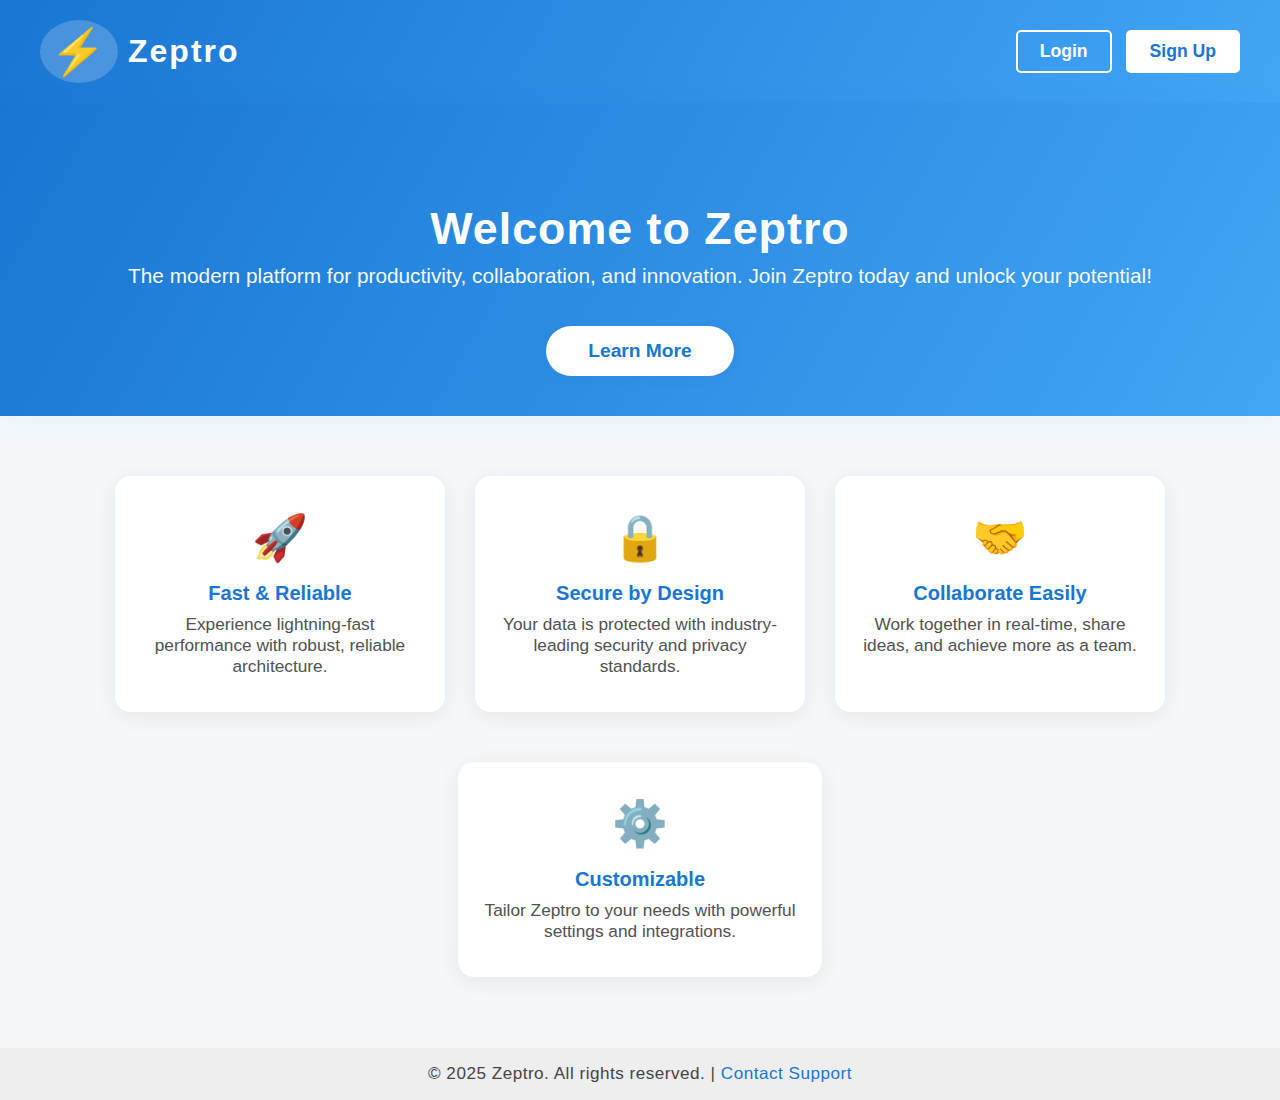
<file: index.html>
<!DOCTYPE html>
<html lang="en">
<head>
  <meta charset="UTF-8">
  <title>Zeptro — Public View</title>
  <meta name="viewport" content="width=device-width, initial-scale=1.0">
  <style>
    :root {
      --primary: #1976d2;
      --accent: #90caf9;
      --bg-gradient: linear-gradient(120deg, #1976d2 0%, #42a5f5 100%);
      --card-bg: #fff;
      --card-shadow: 0 4px 24px rgba(0,0,0,0.07);
    }
    body {
      font-family: 'Segoe UI', Arial, sans-serif;
      margin: 0;
      padding: 0;
      background: #f4f8fb;
      color: #222;
    }
    header {
      background: var(--bg-gradient);
      padding: 20px 40px;
      display: flex; justify-content: space-between; align-items: center;
      box-shadow: 0 2px 8px rgba(25,118,210,0.09);
    }
    .logo {
      font-size: 2em;
      font-weight: bold;
      color: #fff;
      letter-spacing: 2px;
      display: flex;
      align-items: center;
      gap: 10px;
    }
    .logo-icon {
      font-size: 1.4em;
      background: #fff3;
      color: #fff;
      border-radius: 50%;
      padding: 5px 10px;
    }
    .auth-links {
      display: flex; gap: 14px;
    }
    .auth-links a {
      text-decoration: none;
      color: #fff;
      background: transparent;
      padding: 9px 22px;
      border: 2px solid #fff;
      border-radius: 5px;
      font-weight: 600;
      transition: background 0.2s, color 0.2s, border 0.2s;
      font-size: 1.1em;
    }
    .auth-links a.signup {
      background: #fff;
      color: var(--primary);
      border: 2px solid #fff;
      margin-left: 0;
    }
    .auth-links a:hover {
      background: #1565c0;
      color: #fff;
      border-color: #1976d2;
    }
    .auth-links a.signup:hover {
      background: var(--accent);
      color: #1976d2;
    }
    main {
      padding: 0;
      margin: 0;
      text-align: center;
    }
    .hero {
      background: var(--bg-gradient);
      color: #fff;
      padding: 70px 20px 40px 20px;
      margin-bottom: 0;
      box-shadow: 0 6px 32px rgba(25,118,210,0.05);
    }
    .hero h1 {
      font-size: 2.8em;
      font-weight: bold;
      margin-bottom: 10px;
      letter-spacing: 1px;
    }
    .hero p {
      font-size: 1.3em;
      margin: 0 0 28px 0;
      opacity: 0.96;
    }
    .cta-btn {
      background: #fff;
      color: var(--primary);
      border: none;
      border-radius: 30px;
      font-size: 1.2em;
      padding: 14px 42px;
      cursor: pointer;
      font-weight: 700;
      box-shadow: 0 2px 10px rgba(25,118,210,0.10);
      transition: background 0.2s, color 0.2s, box-shadow 0.22s;
      text-decoration: none;
      display: inline-block;
      margin-top: 10px;
    }
    .cta-btn:hover {
      background: var(--accent);
      color: #0d47a1;
      box-shadow: 0 4px 18px rgba(25,118,210,0.18);
    }
    .features {
      display: flex;
      flex-wrap: wrap;
      justify-content: center;
      gap: 30px;
      max-width: 1050px;
      margin: 0 auto;
      padding: 50px 15px 25px 15px;
    }
    .feature-card {
      background: var(--card-bg);
      border-radius: 16px;
      box-shadow: var(--card-shadow);
      flex: 1 1 270px;
      max-width: 320px;
      padding: 35px 22px;
      display: flex;
      flex-direction: column;
      align-items: center;
      margin: 10px 0;
      transition: transform 0.2s, box-shadow 0.2s;
    }
    .feature-card:hover {
      transform: translateY(-8px) scale(1.03);
      box-shadow: 0 8px 36px rgba(25,118,210,0.13);
    }
    .feature-icon {
      font-size: 2.8em;
      color: var(--primary);
      margin-bottom: 18px;
    }
    .feature-title {
      font-size: 1.25em;
      font-weight: 600;
      color: #1976d2;
      margin-bottom: 9px;
    }
    .feature-desc {
      font-size: 1.08em;
      color: #444;
      opacity: 0.93;
    }
    footer {
      background: #eee;
      color: #444;
      text-align: center;
      padding: 16px 10px;
      font-size: 1.07em;
      letter-spacing: .5px;
      margin-top: 36px;
    }
    @media (max-width: 900px) {
      .features { flex-direction: column; align-items: center; }
      .feature-card { max-width: 90vw; min-width: 240px;}
    }
    @media (max-width: 600px) {
      header { padding: 12px; }
      .logo { font-size: 1.2em; }
      .auth-links a { padding: 7px 10px; font-size: 1em; }
      .hero { padding: 40px 8px 24px 8px; }
      .hero h1 { font-size: 2em; }
      .features { padding: 24px 6px 10px 6px; }
      footer { font-size: .97em; }
    }
  </style>
  <script>
    document.addEventListener('DOMContentLoaded', function() {
      if (localStorage.getItem('loggedIn') === 'true') {
        window.location.href = 'dashboard.html';
      }
    });
  </script>
</head>
<body>
  <header>
    <span class="logo"><span class="logo-icon">⚡</span> Zeptro</span>
    <nav class="auth-links">
      <a href="login/login.html">Login</a>
      <a href="signup.html" class="signup">Sign Up</a>
    </nav>
  </header>
  <main>
    <section class="hero">
      <h1>Welcome to Zeptro</h1>
      <p>The modern platform for productivity, collaboration, and innovation. Join Zeptro today and unlock your potential!</p>
      <a href="what is zeptro.html" class="cta-btn" id="cta-features">Learn More</a>
    </section>
    <section class="features" id="features">
      <div class="feature-card">
        <div class="feature-icon">🚀</div>
        <div class="feature-title">Fast & Reliable</div>
        <div class="feature-desc">Experience lightning-fast performance with robust, reliable architecture.</div>
      </div>
      <div class="feature-card">
        <div class="feature-icon">🔒</div>
        <div class="feature-title">Secure by Design</div>
        <div class="feature-desc">Your data is protected with industry-leading security and privacy standards.</div>
      </div>
      <div class="feature-card">
        <div class="feature-icon">🤝</div>
        <div class="feature-title">Collaborate Easily</div>
        <div class="feature-desc">Work together in real-time, share ideas, and achieve more as a team.</div>
      </div>
      <div class="feature-card">
        <div class="feature-icon">⚙️</div>
        <div class="feature-title">Customizable</div>
        <div class="feature-desc">Tailor Zeptro to your needs with powerful settings and integrations.</div>
      </div>
    </section>
  </main>
  <footer>
    &copy; 2025 Zeptro. All rights reserved. | <a href="mailto:support@zeptro.com" style="color:#1976d2;text-decoration:none;">Contact Support</a>
  </footer>
</body>
</html>
</file>
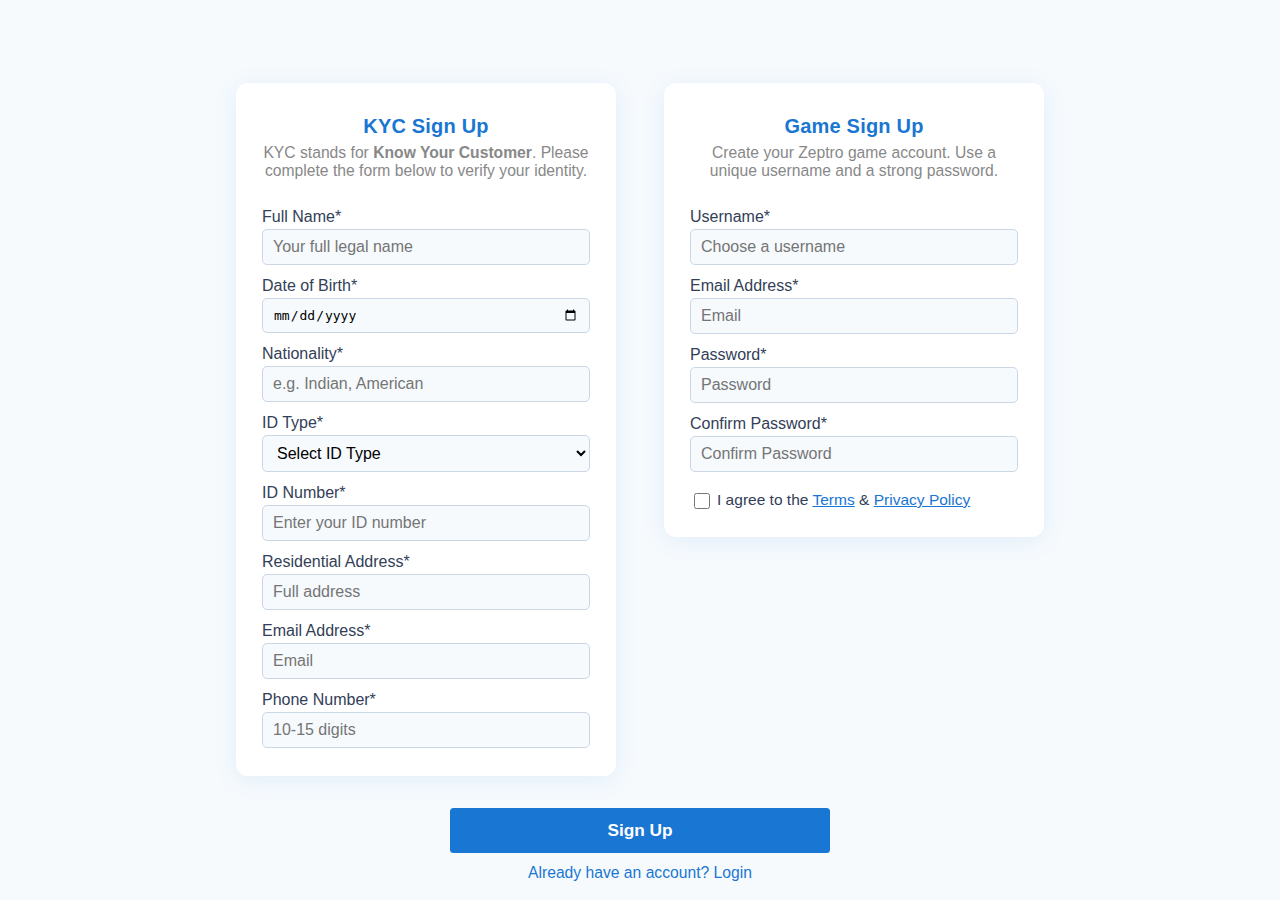
<file: signup.html>
<!DOCTYPE html>
<html lang="en">
<head>
  <meta charset="UTF-8">
  <title>Sign Up | Zeptro</title>
  <meta name="viewport" content="width=device-width, initial-scale=1.0">
  <style>
    body {
      background: #f6fafd;
      font-family: 'Segoe UI', Arial, sans-serif;
      margin: 0;
      padding: 0;
      min-height: 100vh;
      width: 100vw;
    }
    .main-wrapper {
      display: flex;
      flex-direction: column;
      align-items: center;
      justify-content: center;
      min-height: 100vh;
      width: 100vw;
    }
    .forms-row {
      display: flex;
      flex-direction: row;
      gap: 48px;
      justify-content: center;
      align-items: flex-start;
      margin-top: 64px;
    }
    .card {
      background: #fff;
      border-radius: 12px;
      box-shadow: 0 4px 24px rgba(25,118,210,0.09);
      width: 380px;
      max-width: 95vw;
      padding: 32px 26px 26px 26px;
      box-sizing: border-box;
      text-align: left;
      display: flex;
      flex-direction: column;
    }
    .card h2 {
      color: #1976d2;
      font-size: 1.25rem;
      font-weight: 700;
      margin: 0 0 6px 0;
      text-align: center;
      letter-spacing: 0.01em;
    }
    .subtitle {
      font-size: 0.98em;
      color: #888;
      text-align: center;
      margin-bottom: 18px;
      margin-top: 0;
    }
    label {
      font-size: 1em;
      margin-bottom: 3px;
      color: #324057;
      margin-top: 10px;
    }
    input, select {
      width: 100%;
      font-size: 1em;
      padding: 8px 10px;
      margin-bottom: 2px;
      border: 1.5px solid #ccd7e6;
      border-radius: 5px;
      transition: border 0.15s;
      outline: none;
      box-sizing: border-box;
      background: #f6fafd;
    }
    input:focus, select:focus {
      border-color: #1976d2;
      background: #fff;
    }
    .checkbox-row {
      margin: 16px 0 0 0;
      display: flex;
      align-items: center;
      font-size: 0.97em;
      color: #555;
    }
    .checkbox-row input[type="checkbox"] {
      width: 16px;
      height: 16px;
      margin-right: 7px;
      accent-color: #1976d2;
    }
    .actions-row {
      margin-top: 17px;
      display: flex;
      flex-direction: column;
      align-items: stretch;
      gap: 4px;
    }
    .btn {
      background: #1976d2;
      color: #fff;
      border: none;
      border-radius: 3.5px;
      font-size: 1.08em;
      font-weight: 600;
      padding: 12px 0;
      cursor: pointer;
      transition: background 0.15s;
      width: 100%;
    }
    .btn:hover {
      background: #1256a0;
    }
    .login-link {
      text-align: center;
      margin-top: 7px;
      color: #1976d2;
      text-decoration: none;
      font-size: .98em;
      display: block;
      width: 100%;
      transition: text-decoration 0.13s;
    }
    .login-link:hover {
      text-decoration: underline;
    }
    .error-message, .success-message {
      margin-top: 11px;
      font-size: 1em;
      font-weight: 500;
      text-align: center;
      display: none;
    }
    .error-message { color: #d32f2f; }
    .success-message { color: #388e3c; }

    @media (max-width: 900px) {
      .forms-row { flex-direction: column; align-items: center; margin-top: 32px;}
      .card { width: 98vw; max-width: 420px; }
    }
  </style>
  <script>
    document.addEventListener('DOMContentLoaded', function() {
      const signupForm = document.getElementById('signup-form');
      const errorMsg = document.getElementById('form-error');
      const successMsg = document.getElementById('form-success');

      signupForm.addEventListener('submit', function(e) {
        e.preventDefault();
        errorMsg.style.display = 'none';
        successMsg.style.display = 'none';

        // KYC Section
        const fullName = signupForm.elements['fullName'].value.trim();
        const dob = signupForm.elements['dob'].value;
        const nationality = signupForm.elements['nationality'].value.trim();
        const idType = signupForm.elements['idType'].value;
        const idNumber = signupForm.elements['idNumber'].value.trim();
        const address = signupForm.elements['address'].value.trim();
        const kycEmail = signupForm.elements['kycEmail'].value.trim();
        const phone = signupForm.elements['phone'].value.trim();

        // Game Section
        const username = signupForm.elements['username'].value.trim();
        const gameEmail = signupForm.elements['gameEmail'].value.trim();
        const password = signupForm.elements['password'].value;
        const confirmPassword = signupForm.elements['confirmPassword'].value;
        const agree = signupForm.elements['agree'].checked;

        // Validation
        if (!fullName || !dob || !nationality || !idType || !idNumber || !address || !kycEmail || !phone ||
            !username || !gameEmail || !password || !confirmPassword) {
          errorMsg.textContent = 'Please fill in all required fields in both sections.';
          errorMsg.style.display = 'block'; return;
        }
        if (!/^[^@]+@[^@]+\.[^@]+$/.test(kycEmail) || !/^[^@]+@[^@]+\.[^@]+$/.test(gameEmail)) {
          errorMsg.textContent = 'Enter valid email addresses.';
          errorMsg.style.display = 'block'; return;
        }
        if (!/^[0-9]{10,15}$/.test(phone)) {
          errorMsg.textContent = 'Enter a valid phone number (10-15 digits).';
          errorMsg.style.display = 'block'; return;
        }
        if (!/^[A-Za-z0-9\- ]{5,}$/.test(idNumber)) {
          errorMsg.textContent = 'Enter a valid ID number.';
          errorMsg.style.display = 'block'; return;
        }
        if (password.length < 6) {
          errorMsg.textContent = 'Password must be at least 6 characters.';
          errorMsg.style.display = 'block'; return;
        }
        if (password !== confirmPassword) {
          errorMsg.textContent = 'Passwords do not match.';
          errorMsg.style.display = 'block'; return;
        }
        if (!agree) {
          errorMsg.textContent = 'You must agree to the Terms & Privacy Policy.';
          errorMsg.style.display = 'block'; return;
        }

        // Save (simulate)
        localStorage.setItem('kycCompleted', 'true');
        localStorage.setItem('kycName', fullName);
        localStorage.setItem('gameSignup', 'true');
        localStorage.setItem('gameUser', username);

        successMsg.textContent = 'Sign up and KYC completed! Redirecting...';
        successMsg.style.display = 'block';
        setTimeout(() => {
          window.location.href = 'dashboard.html';
        }, 1700);
      });
    });
  </script>
</head>
<body>
  <div class="main-wrapper">
    <form id="signup-form" autocomplete="off" style="width:100%;max-width:900px;">
      <div class="forms-row">
        <!-- KYC Sign Up -->
        <div class="card">
          <h2>KYC Sign Up</h2>
          <div class="subtitle">
            KYC stands for <b>Know Your Customer</b>. Please complete the form below to verify your identity.
          </div>
          <label for="fullName">Full Name*</label>
          <input type="text" name="fullName" id="fullName" placeholder="Your full legal name" required>

          <label for="dob">Date of Birth*</label>
          <input type="date" name="dob" id="dob" required>

          <label for="nationality">Nationality*</label>
          <input type="text" name="nationality" id="nationality" placeholder="e.g. Indian, American" required>

          <label for="idType">ID Type*</label>
          <select name="idType" id="idType" required>
            <option value="">Select ID Type</option>
            <option value="passport">Passport</option>
            <option value="national_id">National ID Card</option>
            <option value="driver_license">Driver's License</option>
            <option value="voter_card">Voter Card</option>
            <option value="other">Other</option>
          </select>

          <label for="idNumber">ID Number*</label>
          <input type="text" name="idNumber" id="idNumber" placeholder="Enter your ID number" required>

          <label for="address">Residential Address*</label>
          <input type="text" name="address" id="address" placeholder="Full address" required>

          <label for="kycEmail">Email Address*</label>
          <input type="email" name="kycEmail" id="kycEmail" placeholder="Email" required>

          <label for="phone">Phone Number*</label>
          <input type="text" name="phone" id="phone" placeholder="10-15 digits" required>
        </div>
        <!-- Game Sign Up -->
        <div class="card">
          <h2>Game Sign Up</h2>
          <div class="subtitle">
            Create your Zeptro game account. Use a unique username and a strong password.
          </div>
          <label for="username">Username*</label>
          <input type="text" name="username" id="username" placeholder="Choose a username" required>

          <label for="gameEmail">Email Address*</label>
          <input type="email" name="gameEmail" id="gameEmail" placeholder="Email" required>

          <label for="password">Password*</label>
          <input type="password" name="password" id="password" placeholder="Password" required>

          <label for="confirmPassword">Confirm Password*</label>
          <input type="password" name="confirmPassword" id="confirmPassword" placeholder="Confirm Password" required>

          <div class="checkbox-row">
            <input type="checkbox" name="agree" id="agree" required>
            <label for="agree" style="margin:0;">
              I agree to the <a href="terms.html" style="color:#1976d2;text-decoration:underline;" target="_blank">Terms</a> &amp; <a href="privacy.html" style="color:#1976d2;text-decoration:underline;" target="_blank">Privacy Policy</a>
            </label>
          </div>
        </div>
      </div>
      <div class="actions-row" style="max-width:380px;margin:32px auto 0 auto;">
        <button class="btn" type="submit">Sign Up</button>
        <a class="login-link" href="login/login.html">Already have an account? Login</a>
        <div class="success-message" id="form-success"></div>
        <div class="error-message" id="form-error"></div>
      </div>
    </form>
  </div>
</body>
</html>
</file>
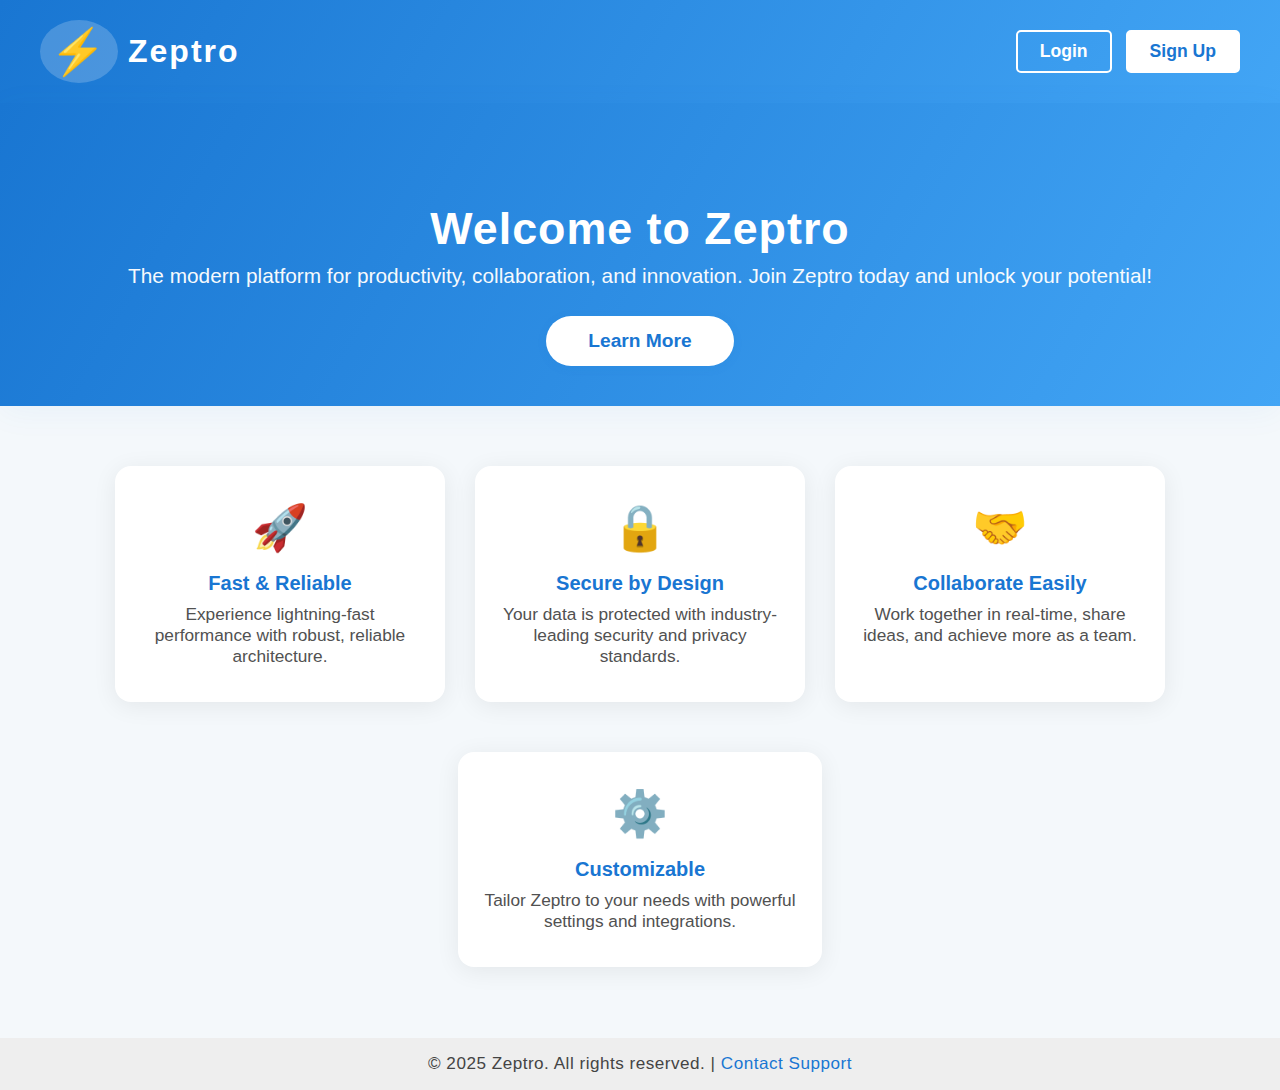
<file: zeptro public view.html>
<!DOCTYPE html>
<html lang="en">
<head>
  <meta charset="UTF-8">
  <title>Zeptro — Public View</title>
  <meta name="viewport" content="width=device-width, initial-scale=1.0">
  <style>
    :root {
      --primary: #1976d2;
      --accent: #90caf9;
      --bg-gradient: linear-gradient(120deg, #1976d2 0%, #42a5f5 100%);
      --card-bg: #fff;
      --card-shadow: 0 4px 24px rgba(0,0,0,0.07);
    }
    body {
      font-family: 'Segoe UI', Arial, sans-serif;
      margin: 0;
      padding: 0;
      background: #f4f8fb;
      color: #222;
    }
    header {
      background: var(--bg-gradient);
      padding: 20px 40px;
      display: flex; justify-content: space-between; align-items: center;
      box-shadow: 0 2px 8px rgba(25,118,210,0.09);
    }
    .logo {
      font-size: 2em;
      font-weight: bold;
      color: #fff;
      letter-spacing: 2px;
      display: flex;
      align-items: center;
      gap: 10px;
    }
    .logo-icon {
      font-size: 1.4em;
      background: #fff3;
      color: #fff;
      border-radius: 50%;
      padding: 5px 10px;
    }
    .auth-links {
      display: flex; gap: 14px;
    }
    .auth-links a {
      text-decoration: none;
      color: #fff;
      background: transparent;
      padding: 9px 22px;
      border: 2px solid #fff;
      border-radius: 5px;
      font-weight: 600;
      transition: background 0.2s, color 0.2s, border 0.2s;
      font-size: 1.1em;
    }
    .auth-links a.signup {
      background: #fff;
      color: var(--primary);
      border: 2px solid #fff;
      margin-left: 0;
    }
    .auth-links a:hover {
      background: #1565c0;
      color: #fff;
      border-color: #1976d2;
    }
    .auth-links a.signup:hover {
      background: var(--accent);
      color: #1976d2;
    }
    main {
      padding: 0;
      margin: 0;
      text-align: center;
    }
    .hero {
      background: var(--bg-gradient);
      color: #fff;
      padding: 70px 20px 40px 20px;
      margin-bottom: 0;
      box-shadow: 0 6px 32px rgba(25,118,210,0.05);
    }
    .hero h1 {
      font-size: 2.8em;
      font-weight: bold;
      margin-bottom: 10px;
      letter-spacing: 1px;
    }
    .hero p {
      font-size: 1.3em;
      margin: 0 0 28px 0;
      opacity: 0.96;
    }
    .cta-btn {
      background: #fff;
      color: var(--primary);
      border: none;
      border-radius: 30px;
      font-size: 1.2em;
      padding: 14px 42px;
      cursor: pointer;
      font-weight: 700;
      box-shadow: 0 2px 10px rgba(25,118,210,0.10);
      transition: background 0.2s, color 0.2s, box-shadow 0.22s;
    }
    .cta-btn:hover {
      background: var(--accent);
      color: #0d47a1;
      box-shadow: 0 4px 18px rgba(25,118,210,0.18);
    }
    .features {
      display: flex;
      flex-wrap: wrap;
      justify-content: center;
      gap: 30px;
      max-width: 1050px;
      margin: 0 auto;
      padding: 50px 15px 25px 15px;
    }
    .feature-card {
      background: var(--card-bg);
      border-radius: 16px;
      box-shadow: var(--card-shadow);
      flex: 1 1 270px;
      max-width: 320px;
      padding: 35px 22px;
      display: flex;
      flex-direction: column;
      align-items: center;
      margin: 10px 0;
      transition: transform 0.2s, box-shadow 0.2s;
    }
    .feature-card:hover {
      transform: translateY(-8px) scale(1.03);
      box-shadow: 0 8px 36px rgba(25,118,210,0.13);
    }
    .feature-icon {
      font-size: 2.8em;
      color: var(--primary);
      margin-bottom: 18px;
    }
    .feature-title {
      font-size: 1.25em;
      font-weight: 600;
      color: #1976d2;
      margin-bottom: 9px;
    }
    .feature-desc {
      font-size: 1.08em;
      color: #444;
      opacity: 0.93;
    }
    footer {
      background: #eee;
      color: #444;
      text-align: center;
      padding: 16px 10px;
      font-size: 1.07em;
      letter-spacing: .5px;
      margin-top: 36px;
    }
    @media (max-width: 900px) {
      .features { flex-direction: column; align-items: center; }
      .feature-card { max-width: 90vw; min-width: 240px;}
    }
    @media (max-width: 600px) {
      header { padding: 12px; }
      .logo { font-size: 1.2em; }
      .auth-links a { padding: 7px 10px; font-size: 1em; }
      .hero { padding: 40px 8px 24px 8px; }
      .hero h1 { font-size: 2em; }
      .features { padding: 24px 6px 10px 6px; }
      footer { font-size: .97em; }
    }
  </style>
  <script>
    document.addEventListener('DOMContentLoaded', function() {
      if (localStorage.getItem('loggedIn') === 'true') {
        window.location.href = 'dashboard.html';
      }
      // Smooth scroll for CTA
      document.getElementById('cta-features').onclick = function(e){
        e.preventDefault();
        document.getElementById('features').scrollIntoView({behavior: 'smooth'});
      }
    });
  </script>
</head>
<body>
  <header>
    <span class="logo"><span class="logo-icon">⚡</span> Zeptro</span>
    <nav class="auth-links">
      <a href="login/login.html">Login</a>
      <a href="signup.html" class="signup">Sign Up</a>
    </nav>
  </header>
  <main>
    <section class="hero">
      <h1>Welcome to Zeptro</h1>
      <p>The modern platform for productivity, collaboration, and innovation. Join Zeptro today and unlock your potential!</p>
      <button class="cta-btn" id="cta-features">Learn More</button>
    </section>
    <section class="features" id="features">
      <div class="feature-card">
        <div class="feature-icon">🚀</div>
        <div class="feature-title">Fast & Reliable</div>
        <div class="feature-desc">Experience lightning-fast performance with robust, reliable architecture.</div>
      </div>
      <div class="feature-card">
        <div class="feature-icon">🔒</div>
        <div class="feature-title">Secure by Design</div>
        <div class="feature-desc">Your data is protected with industry-leading security and privacy standards.</div>
      </div>
      <div class="feature-card">
        <div class="feature-icon">🤝</div>
        <div class="feature-title">Collaborate Easily</div>
        <div class="feature-desc">Work together in real-time, share ideas, and achieve more as a team.</div>
      </div>
      <div class="feature-card">
        <div class="feature-icon">⚙️</div>
        <div class="feature-title">Customizable</div>
        <div class="feature-desc">Tailor Zeptro to your needs with powerful settings and integrations.</div>
      </div>
    </section>
  </main>
  <footer>
    &copy; 2025 Zeptro. All rights reserved. | <a href="mailto:support@zeptro.com" style="color:#1976d2;text-decoration:none;">Contact Support</a>
  </footer>
</body>
</html>
</file>
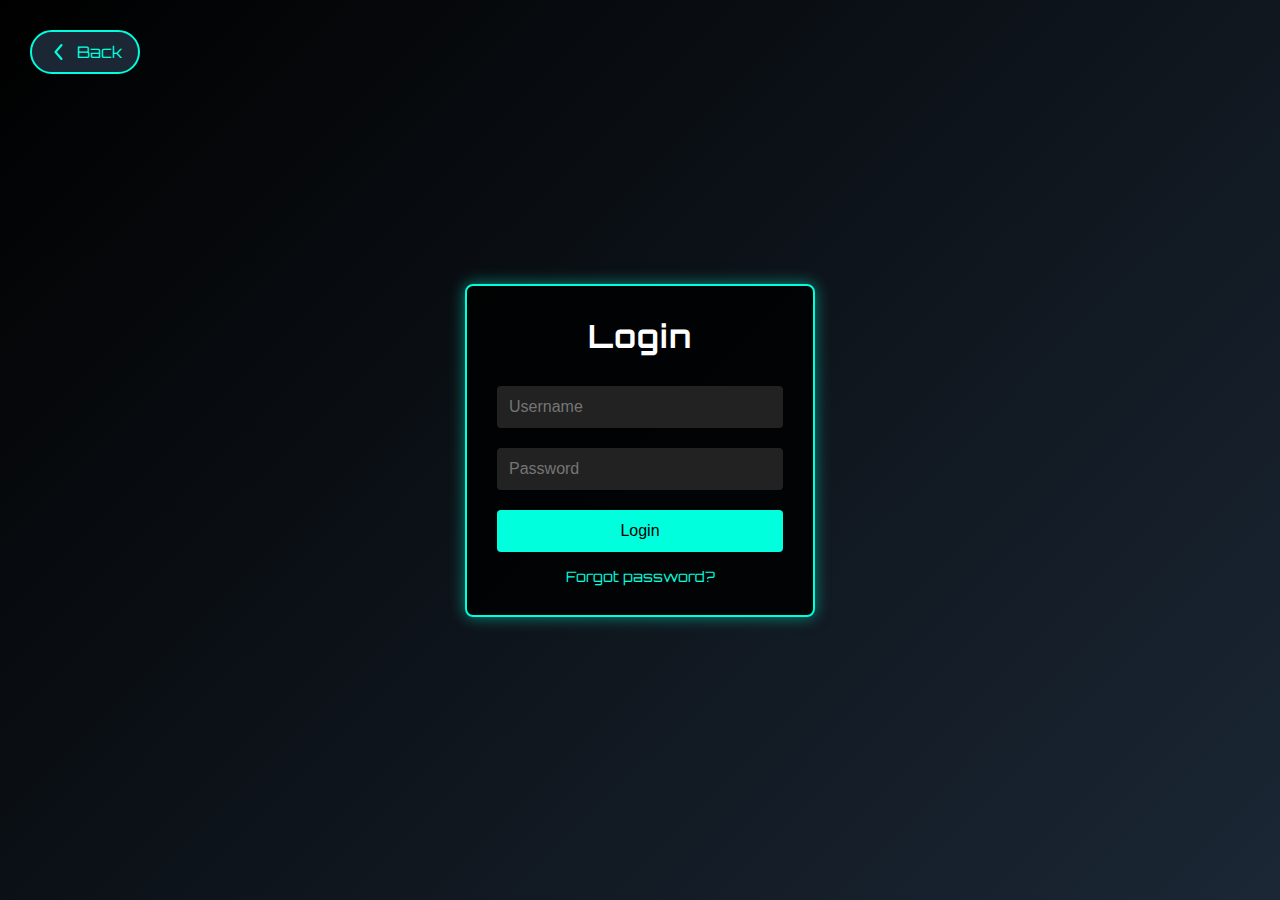
<file: login/login.html>
<!DOCTYPE html>
<html lang="en">
<head>
  <meta charset="UTF-8" />
  <meta name="viewport" content="width=device-width, initial-scale=1" />
  <title>Futuristic Login</title>
  <!-- Futuristic font -->
  <link 
    href="https://fonts.googleapis.com/css2?family=Orbitron:wght@400;700&display=swap" 
    rel="stylesheet" />
  <style>
    /* Global Settings */
    * {
      box-sizing: border-box;
      margin: 0;
      padding: 0;
    }
    body {
      font-family: 'Orbitron', sans-serif;
      background: linear-gradient(135deg, #000, #1b2735);
      color: #fff;
      height: 100vh;
      display: flex;
      align-items: center;
      justify-content: center;
    }
    /* Back to Public View Button */
    .back-public-btn {
      position: absolute;
      top: 30px;
      left: 30px;
      display: flex;
      align-items: center;
      background: #1b2735;
      border: 2px solid #00FFDD;
      color: #00FFDD;
      border-radius: 50px;
      padding: 8px 16px;
      cursor: pointer;
      font-family: 'Orbitron', sans-serif;
      font-size: 1em;
      transition: background 0.2s, color 0.2s;
      z-index: 10;
    }
    .back-public-btn:hover {
      background: #00FFDD;
      color: #1b2735;
    }
    .back-icon {
      width: 24px;
      height: 24px;
      margin-right: 5px;
      vertical-align: middle;
    }
    /* Login Container */
    .login-container {
      width: 350px;
      background: rgba(0, 0, 0, 0.85);
      border: 2px solid #00FFDD;
      border-radius: 8px;
      box-shadow: 0 0 15px rgba(0, 255, 221, 0.5);
      padding: 30px;
      text-align: center;
    }
    .login-container h2 {
      margin-bottom: 20px;
      font-size: 2em;
      letter-spacing: 1px;
    }
    /* Input fields styling */
    .login-container input {
      width: 100%;
      padding: 12px;
      margin: 10px 0;
      border: none;
      border-radius: 4px;
      background: #222;
      color: #fff;
      font-size: 16px;
    }
    .login-container input:focus {
      outline: none;
      border: 2px solid #00FFDD;
      background: #1a1a1a;
    }
    /* Button styling */
    .login-container button[type="submit"] {
      width: 100%;
      padding: 12px;
      margin-top: 10px;
      border: none;
      border-radius: 4px;
      background: #00FFDD;
      color: #000;
      font-size: 16px;
      cursor: pointer;
      transition: background 0.3s ease;
    }
    .login-container button[type="submit"]:hover {
      background: #00cccc;
    }
    /* Forgot password link */
    .login-container a {
      display: block;
      margin-top: 15px;
      color: #00FFDD;
      text-decoration: none;
      font-size: 0.9em;
    }
    .login-container a:hover {
      text-decoration: underline;
    }
  </style>
</head>
<body>
  <!-- Back to Public View Button (now compact) -->
  <button class="back-public-btn" onclick="backToPublicView()" title="Back to Public View">
    <svg class="back-icon" viewBox="0 0 24 24" fill="none"><path d="M13.5 19L7.5 12L13.5 5" stroke="currentColor" stroke-width="2.1" stroke-linecap="round" stroke-linejoin="round"/></svg>
    <span>Back</span>
  </button>
  <div class="login-container">
    <h2>Login</h2>
    <form id="loginForm">
      <input id="username" type="text" placeholder="Username" required />
      <input id="password" type="password" placeholder="Password" required />
      <button type="submit">Login</button>
      <a href="#">Forgot password?</a>
    </form>
  </div>
  <script>
    // Function for Back to Public View button
    function backToPublicView() {
      // Change this URL to where you want the button to go
      window.location.href = "../index.html";
    }

    // Wait for the DOM to fully load
    document.addEventListener("DOMContentLoaded", function () {
      const form = document.getElementById("loginForm");

      form.addEventListener("submit", function (event) {
        event.preventDefault();

        // Get user input from the form fields
        const username = document.getElementById("username").value;
        const password = document.getElementById("password").value;

        // Set predefined credentials
        const validUsername = "admin";
        const validPassword = "12345";

        // Validate credentials and redirect if correct
        if (username === validUsername && password === validPassword) {
          window.location.href = "dashboard/dashboard.html";
        } else {
          alert("Invalid username or password. Try again.");
        }
      });
    });
  </script>
</body>
</html>
</file>
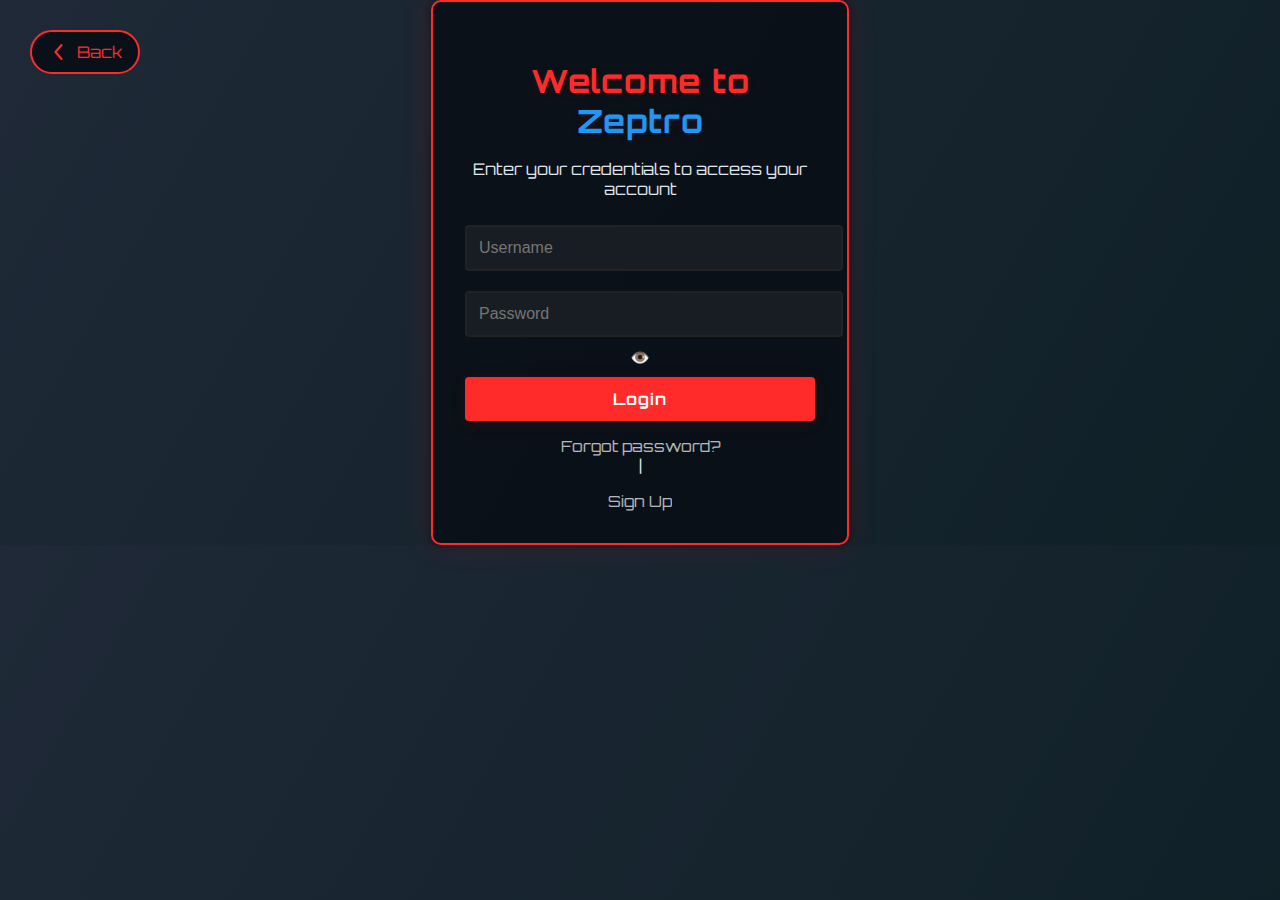
<file: WEBSITE/login.html>
<!DOCTYPE html>
<html lang="en">
<head>
  <meta charset="UTF-8" />
  <meta name="viewport" content="width=device-width, initial-scale=1" />
  <title>Futuristic Login | Zeptro</title>
  <!-- Futuristic font -->
  <link 
    href="https://fonts.googleapis.com/css2?family=Orbitron:wght@400;700&display=swap"
    rel="stylesheet" />
  <link rel="stylesheet" href="styles/zeptro.css" />
</head>
<body>
  <!-- Back to Public View Button (now compact) -->
  <button class="back-public-btn" onclick="backToPublicView()" title="Back to Public View">
    <svg class="back-icon" viewBox="0 0 24 24" fill="none"><path d="M13.5 19L7.5 12L13.5 5" stroke="currentColor" stroke-width="2.1" stroke-linecap="round" stroke-linejoin="round"/></svg>
    <span>Back</span>
  </button>
  <div class="login-container">
    <h2>Welcome to <span class="brand-accent">Zeptro</span></h2>
    <p class="login-subtitle">Enter your credentials to access your account</p>
    <form id="loginForm" autocomplete="off">
      <div class="input-group">
        <input id="username" type="text" placeholder="Username" autocomplete="username" required />
      </div>
      <div class="input-group">
        <input id="password" type="password" placeholder="Password" autocomplete="current-password" required />
        <span class="toggle-password" title="Show/Hide Password" onclick="togglePassword()">👁️</span>
      </div>
      <button type="submit" class="login-btn">Login</button>
      <div class="form-row">
        <a href="#" class="forgot-link">Forgot password?</a>
        <span class="divider">|</span>
        <a href="signup.html" class="signup-link">Sign Up</a>
      </div>
      <div id="login-error" class="error-message"></div>
      <div id="login-success" class="success-message"></div>
    </form>
  </div>
  <script src="styles/zeptro.js"></script>
</body>
</html>
</file>
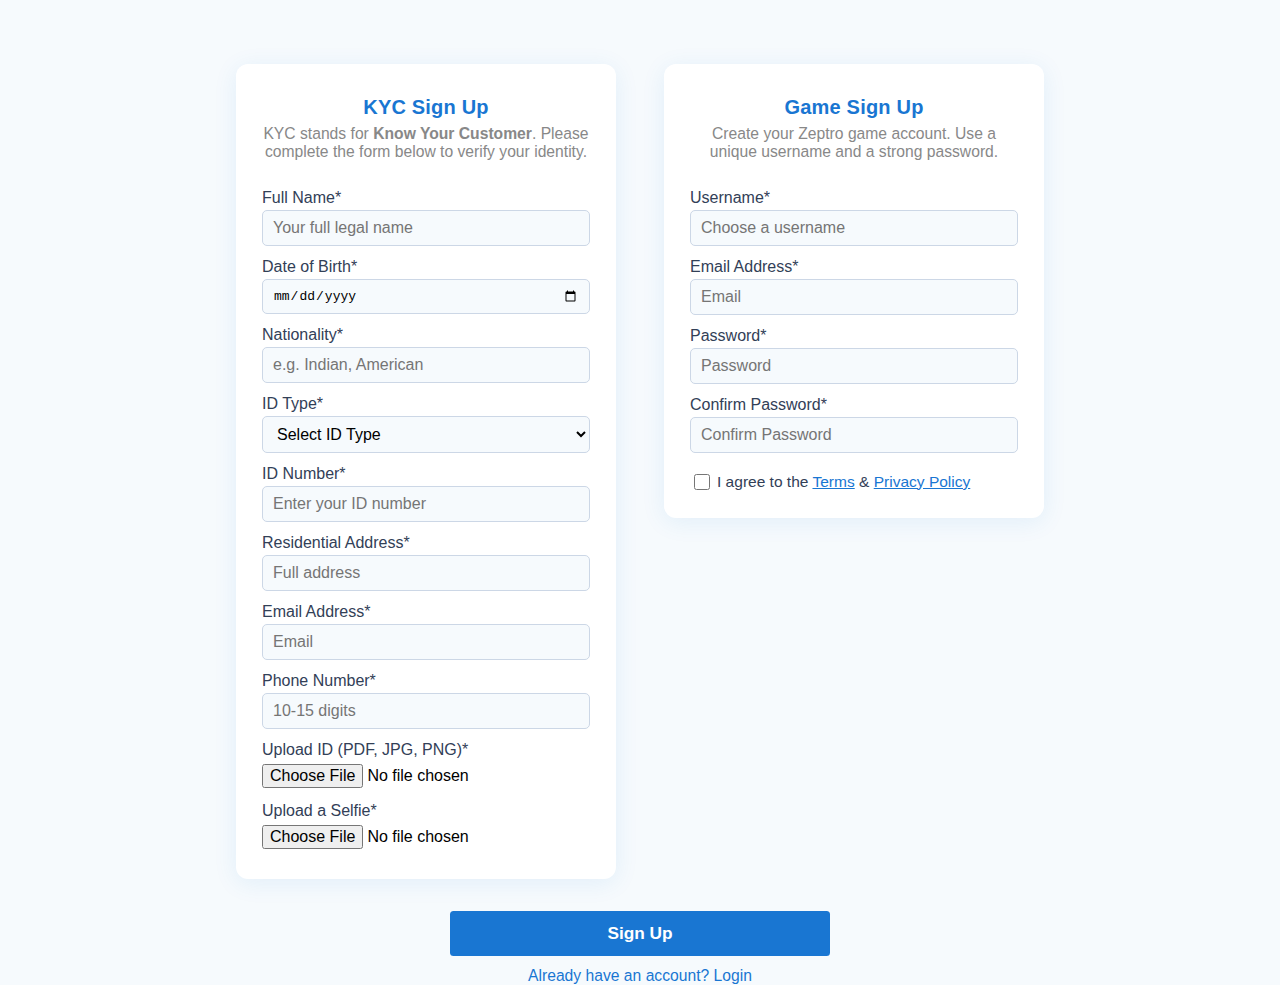
<file: WEBSITE/signup.html>
<!DOCTYPE html>
<html lang="en">
<head>
  <meta charset="UTF-8">
  <title>Sign Up | Zeptro</title>
  <meta name="viewport" content="width=device-width, initial-scale=1.0">
  <link rel="stylesheet" href="styles/signup.css">
</head>
<body>
  <div class="main-wrapper">
    <form id="signup-form" autocomplete="off" style="width:100%;max-width:900px;">
      <div class="forms-row">
        <!-- KYC Sign Up -->
        <div class="card">
          <h2>KYC Sign Up</h2>
          <div class="subtitle">
            KYC stands for <b>Know Your Customer</b>. Please complete the form below to verify your identity.
          </div>
          <label for="fullName">Full Name*</label>
          <input type="text" name="fullName" id="fullName" placeholder="Your full legal name" required>

          <label for="dob">Date of Birth*</label>
          <input type="date" name="dob" id="dob" required>

          <label for="nationality">Nationality*</label>
          <input type="text" name="nationality" id="nationality" placeholder="e.g. Indian, American" required>

          <label for="idType">ID Type*</label>
          <select name="idType" id="idType" required>
            <option value="">Select ID Type</option>
            <option value="passport">Passport</option>
            <option value="national_id">National ID Card</option>
            <option value="driver_license">Driver's License</option>
            <option value="voter_card">Voter Card</option>
            <option value="other">Other</option>
          </select>

          <label for="idNumber">ID Number*</label>
          <input type="text" name="idNumber" id="idNumber" placeholder="Enter your ID number" required>

          <label for="address">Residential Address*</label>
          <input type="text" name="address" id="address" placeholder="Full address" required>

          <label for="kycEmail">Email Address*</label>
          <input type="email" name="kycEmail" id="kycEmail" placeholder="Email" required>

          <label for="phone">Phone Number*</label>
          <input type="text" name="phone" id="phone" placeholder="10-15 digits" required>

          <label for="idUpload">Upload ID (PDF, JPG, PNG)*</label>
          <input type="file" id="idUpload" name="idUpload" accept=".pdf,.jpg,.jpeg,.png" required>

          <label for="selfieUpload">Upload a Selfie*</label>
          <input type="file" id="selfieUpload" name="selfieUpload" accept=".jpg,.jpeg,.png" required>
        </div>
        <!-- Game Sign Up -->
        <div class="card">
          <h2>Game Sign Up</h2>
          <div class="subtitle">
            Create your Zeptro game account. Use a unique username and a strong password.
          </div>
          <label for="username">Username*</label>
          <input type="text" name="username" id="username" placeholder="Choose a username" required>

          <label for="gameEmail">Email Address*</label>
          <input type="email" name="gameEmail" id="gameEmail" placeholder="Email" required>

          <label for="password">Password*</label>
          <input type="password" name="password" id="password" placeholder="Password" required>

          <label for="confirmPassword">Confirm Password*</label>
          <input type="password" name="confirmPassword" id="confirmPassword" placeholder="Confirm Password" required>

          <div class="checkbox-row">
            <input type="checkbox" name="agree" id="agree" required>
            <label for="agree" style="margin:0;">
              I agree to the <a href="terms.html" style="color:#1976d2;text-decoration:underline;" target="_blank">Terms</a> &amp; <a href="privacy.html" style="color:#1976d2;text-decoration:underline;" target="_blank">Privacy Policy</a>
            </label>
          </div>
        </div>
      </div>
      <div class="actions-row" style="max-width:380px;margin:32px auto 0 auto;">
        <button class="btn" type="submit">Sign Up</button>
        <a class="login-link" href="login.html">Already have an account? Login</a>
        <div class="success-message" id="form-success"></div>
        <div class="error-message" id="form-error"></div>
      </div>
    </form>
  </div>
  <script src="styles/zeptro.js"></script>
</body>
</html>
</file>
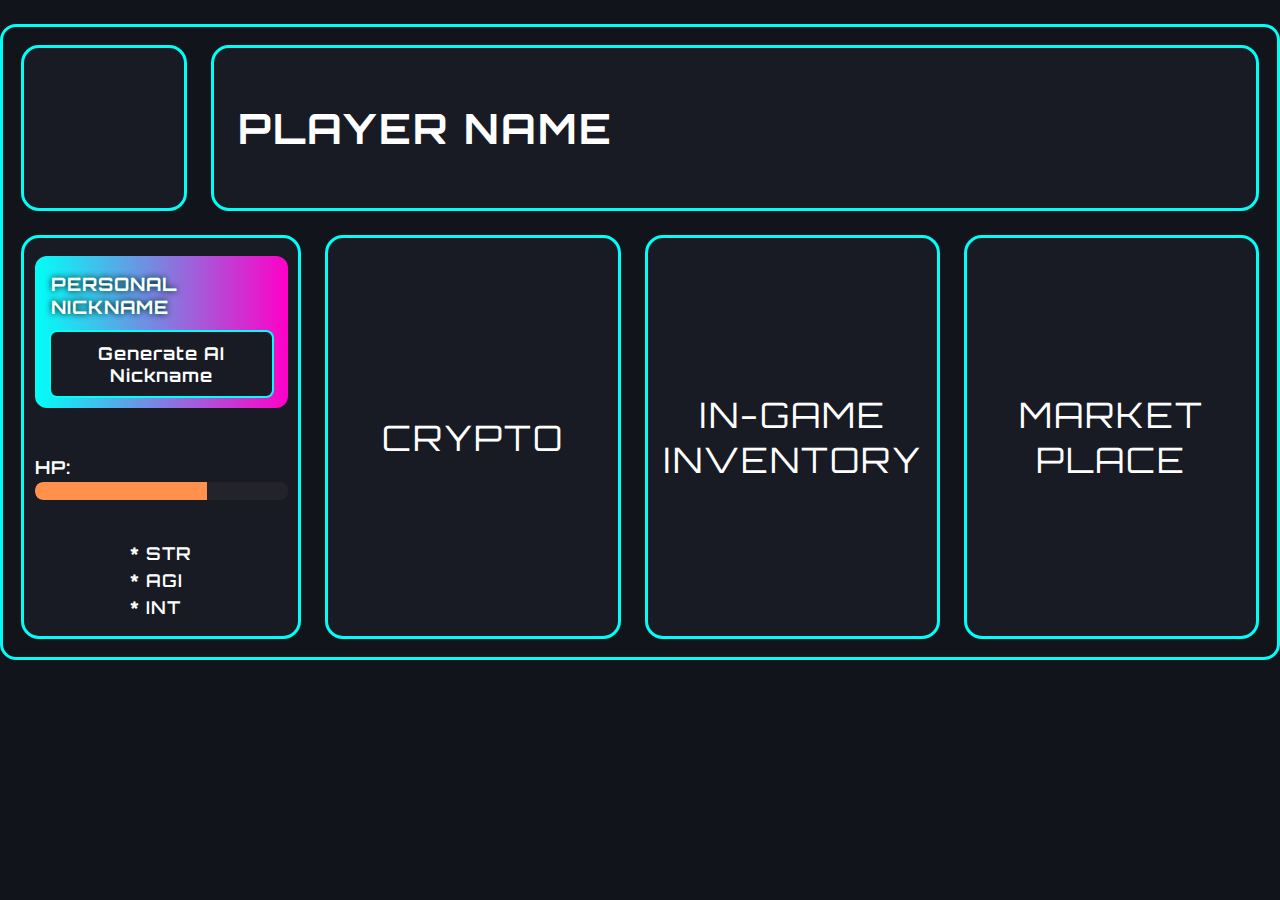
<file: login/dashboard/dashboard.html>
<!DOCTYPE html>
<html lang="en">
<head>
  <meta charset="UTF-8" />
  <meta name="viewport" content="width=device-width, initial-scale=1" />
  <title>Futuristic Game Interface – Crypto Full Details with Trading Chart</title>
  <!-- Futuristic font -->
  <link href="https://fonts.googleapis.com/css2?family=Orbitron:wght@400;700&display=swap" rel="stylesheet" />
  <style>
    :root {
      --primary-cyan: #00FFF7;
      --primary-pink: #FF00C8;
      --bg-dark: #11141b;
      --panel-bg: #181b23;
      --border-cyan: 3px solid var(--primary-cyan);
      --hp-bar: #ff914d;
    }
    body {
      margin: 0;
      padding: 0;
      background: var(--bg-dark);
      font-family: 'Orbitron', sans-serif;
      color: #fff;
    }
    .main-interface {
      display: flex;
      flex-direction: column;
      gap: 24px;
      padding: 18px;
      border: 3px solid var(--primary-cyan);
      border-radius: 16px;
      background: var(--bg-dark);
      max-width: 1500px;
      margin: 24px auto;
      box-sizing: border-box;
    }
    .top-row {
      display: flex;
      flex-direction: row;
      gap: 24px;
    }
    .avatar-box {
      width: 160px;
      height: 160px;
      border: var(--border-cyan);
      border-radius: 18px;
      background: var(--panel-bg);
      flex-shrink: 0;
    }
    .player-name-box {
      flex: 1 1 auto;
      border: var(--border-cyan);
      border-radius: 18px;
      display: flex;
      align-items: center;
      padding-left: 24px;
      background: var(--panel-bg);
      min-height: 160px;
      font-size: 2.6em;
      letter-spacing: 2px;
    }
    .player-name {
      font-size: 1em;
      font-weight: bold;
      letter-spacing: 2px;
      color: #fff;
    }
    .bottom-row {
      display: flex;
      flex-direction: row;
      gap: 24px;
      min-height: 400px;
    }
    .left-panel {
      width: 370px;
      min-width: 250px;
      max-width: 400px;
      border: var(--border-cyan);
      border-radius: 18px;
      background: var(--panel-bg);
      display: flex;
      flex-direction: column;
      gap: 20px;
      padding: 18px 0 18px 0;
      align-items: center;
      box-sizing: border-box;
    }
    .nickname-panel {
      width: 92%;
      border-radius: 12px;
      background: linear-gradient(90deg, var(--primary-cyan) 0%, var(--primary-pink) 100%);
      display: flex;
      flex-direction: column;
      align-items: flex-start;
      padding: 16px 16px 12px 16px;
      margin-bottom: 22px;
      box-sizing: border-box;
    }
    .nickname-label {
      font-size: 1.15em;
      color: #fff;
      font-family: 'Orbitron', sans-serif;
      margin-bottom: 8px;
      letter-spacing: 1px;
      font-weight: 700;
      text-shadow: 0 0 6px #000, 0 0 2px var(--primary-cyan);
    }
    .nickname-btn {
      font-size: 1.1em;
      font-family: inherit;
      background: #181b23;
      color: #fff;
      border: none;
      border-radius: 6px;
      padding: 10px 18px;
      margin-top: 6px;
      cursor: pointer;
      box-shadow: 0 0 0 2px var(--primary-cyan);
      font-weight: 700;
      letter-spacing: 1px;
      transition: background 0.2s;
    }
    .nickname-btn:hover {
      background: #222;
    }
    .hp-info {
      width: 92%;
      margin-top: 6px;
    }
    .hp-label {
      font-size: 1.12em;
      color: #fff;
      margin-bottom: 4px;
      font-weight: 700;
      letter-spacing: 1px;
    }
    .hp-bar-wrapper {
      width: 100%;
      height: 18px;
      background: #23242b;
      border-radius: 8px;
      overflow: hidden;
      margin-bottom: 10px;
      margin-top: 4px;
    }
    .hp-bar {
      width: 68%;
      height: 100%;
      background: var(--hp-bar);
      border-radius: 8px 0 0 8px;
      transition: width 0.5s;
    }
    .attributes-list {
      color: #fff;
      font-size: 1.1em;
      margin-top: 12px;
      display: flex;
      flex-direction: column;
      gap: 5px;
      font-weight: 600;
      letter-spacing: 1px;
    }
    .main-panels {
      display: flex;
      flex: 1 1 auto;
      gap: 24px;
      width: 100%;
      min-width: 0;
    }
    .panel {
      flex: 1 1 0;
      min-width: 220px;
      min-height: 320px;
      border: var(--border-cyan);
      border-radius: 18px;
      background: var(--panel-bg);
      display: flex;
      align-items: center;
      justify-content: center;
      font-family: 'Orbitron', sans-serif;
      font-size: 2.2em;
      color: #fff;
      text-align: center;
      word-break: break-word;
      letter-spacing: 2px;
      transition: box-shadow 0.2s;
      cursor: pointer;
    }
    .panel:hover {
      box-shadow: 0 0 24px 2px var(--primary-cyan);
    }
    /* Responsive styles */
    @media (max-width: 1200px) {
      .main-interface { max-width: 98vw; }
    }
    @media (max-width: 900px) {
      .top-row, .bottom-row, .main-panels {
        flex-direction: column;
        gap: 16px;
      }
      .left-panel, .panel {
        width: 100%;
        min-width: 0;
        max-width: 100%;
      }
    }
    @media (max-width: 600px) {
      .main-interface { padding: 4px; }
      .avatar-box, .player-name-box { min-height: 80px; height: 80px; }
      .panel { min-height: 160px; font-size: 1.2em; }
      .player-name-box { font-size: 1.2em; padding-left: 8px; }
      .left-panel, .nickname-panel, .hp-info { padding: 6px !important; }
    }
  </style>
</head>
<body>
  <div class="main-interface">
    <!-- Top Row: Avatar + Player Name -->
    <div class="top-row">
      <div class="avatar-box"></div>
      <div class="player-name-box">
        <span class="player-name">PLAYER NAME</span>
      </div>
    </div>
    <!-- Bottom Row: Left Info Panel + Main Panels -->
    <div class="bottom-row">
      <div class="left-panel">
        <div class="nickname-panel">
          <div class="nickname-label" id="nickname-label">PERSONAL NICKNAME</div>
          <button class="nickname-btn" id="nickname-btn">Generate AI Nickname</button>
        </div>
        <div class="hp-info">
          <div class="hp-label">HP:</div>
          <div class="hp-bar-wrapper">
            <div class="hp-bar" id="hp-bar"></div>
          </div>
        </div>
        <div class="attributes-list">
          <div>* STR</div>
          <div>* AGI</div>
          <div>* INT</div>
        </div>
      </div>
      <div class="main-panels">
        <div class="panel crypto-panel" id="crypto-panel">CRYPTO</div>
        <div class="panel inventory-panel" id="inventory-panel">IN-GAME<br>INVENTORY</div>
        <div class="panel marketplace-panel" id="marketplace-panel">MARKET<br>PLACE</div>
      </div>
    </div>
  </div>
  <script>
    // AI Nickname generator logic
    function generateNickname() {
      const nicknameLabel = document.getElementById("nickname-label");
      nicknameLabel.textContent = "Generating...";
      setTimeout(() => {
        const nicknames = [
          "CyberSage",
          "NeonOracle",
          "QuantumPilot",
          "BinaryWiz",
          "DigitalMaverick",
          "PixelGuru",
          "DataNomad",
          "CircuitShaman",
          "TechnoProphet",
          "SynthVisionary"
        ];
        const randomNickname = nicknames[Math.floor(Math.random() * nicknames.length)];
        nicknameLabel.textContent = randomNickname;
      }, 1000);
    }
    document.getElementById("nickname-btn").addEventListener("click", (e) => {
      e.stopPropagation();
      generateNickname();
    });

    // Placeholder click events for panels (for demonstration)
    document.getElementById("crypto-panel").addEventListener("click", function() {
      alert("Open CRYPTO details panel");
    });
    document.getElementById("inventory-panel").addEventListener("click", function() {
      alert("Open IN-GAME INVENTORY panel");
    });
    document.getElementById("marketplace-panel").addEventListener("click", function() {
      alert("Open MARKET PLACE panel");
    });
  </script>
</body>
</html>
</file>
<file: WEBSITE/styles/zeptro.css>
/* ========== FUTURISTIC GAME INTERFACE & GENERAL STYLES ========== */
@import url('https://fonts.googleapis.com/css2?family=Orbitron:wght@400;700&display=swap');

:root {
  /* Zeptro Logo Colors and UI palette */
  --zeptro-red: #FF2A24;
  --zeptro-bg: #0A1118;
  --zeptro-white: #fff;
  --zeptro-panel: #141c2f;
  --zeptro-panel-bg: #131a22;
  --zeptro-shadow: #ff2a2430;
  --zeptro-border: 3px solid var(--zeptro-red);
  --zeptro-hp-bar: #FF914D;
  --accent2: #ff3d48;
  --overlay: rgba(10,20,40,0.44);
  --glass: rgba(255,42,36,0.12);

  /* Public View colors */
  --primary: #1976d2;
  --accent: #90caf9;
  --bg-gradient: linear-gradient(120deg, #1976d2 0%, #42a5f5 100%);
  --card-bg: #fff;
  --card-shadow: 0 4px 24px rgba(0,0,0,0.07);
}

body {
  font-family: 'Orbitron', 'Segoe UI', Arial, sans-serif;
  margin: 0;
  padding: 0;
  background: var(--zeptro-bg);
  color: var(--zeptro-white);
}

/* =================== GAME INTERFACE (dashboard) =================== */
.main-interface {
  display: flex;
  flex-direction: column;
  gap: 24px;
  padding: 18px;
  border: var(--zeptro-border);
  border-radius: 16px;
  background: var(--zeptro-bg);
  max-width: 1500px;
  margin: 24px auto;
  box-sizing: border-box;
}
.top-row, .bottom-row {
  display: flex;
  flex-direction: row;
  gap: 24px;
}
.avatar-box {
  width: 160px; height: 160px;
  border: var(--zeptro-border);
  border-radius: 18px;
  background: var(--zeptro-panel-bg);
  flex-shrink: 0;
  display: flex; align-items: center; justify-content: center;
  font-size: 3.5em;
  color: var(--zeptro-red);
}
.player-name-box {
  flex: 1 1 auto;
  border: var(--zeptro-border);
  border-radius: 18px;
  display: flex; align-items: center;
  padding-left: 24px;
  background: var(--zeptro-panel-bg);
  min-height: 160px;
  font-size: 2.6em;
  letter-spacing: 2px;
  color: var(--zeptro-white);
  font-weight: bold;
}
.player-name {
  font-size: 1em;
  font-weight: bold;
  letter-spacing: 2px;
  color: var(--zeptro-white);
}
.left-panel {
  width: 370px; min-width: 250px; max-width: 400px;
  border: var(--zeptro-border);
  border-radius: 18px;
  background: var(--zeptro-panel-bg);
  display: flex; flex-direction: column;
  gap: 20px;
  padding: 18px 0 18px 0;
  align-items: center;
  box-sizing: border-box;
}
.nickname-panel {
  width: 92%;
  border-radius: 12px;
  background: linear-gradient(90deg, var(--zeptro-red) 0%, #ff914d 100%);
  display: flex; flex-direction: column; align-items: flex-start;
  padding: 16px 16px 12px 16px;
  margin-bottom: 22px;
  box-sizing: border-box;
}
.nickname-label {
  font-size: 1.15em;
  color: var(--zeptro-white);
  margin-bottom: 8px;
  letter-spacing: 1px;
  font-weight: 700;
  text-shadow: 0 0 6px #000, 0 0 2px var(--zeptro-red);
}
.nickname-btn {
  font-size: 1.1em;
  background: var(--zeptro-panel-bg);
  color: var(--zeptro-white);
  border: none;
  border-radius: 6px;
  padding: 10px 18px;
  margin-top: 6px;
  cursor: pointer;
  box-shadow: 0 0 0 2px var(--zeptro-red);
  font-weight: 700;
  letter-spacing: 1px;
  transition: background 0.2s;
}
.nickname-btn:hover { background: #222; }
.hp-info { width: 92%; margin-top: 6px; }
.hp-label { font-size: 1.12em; color: var(--zeptro-white); margin-bottom: 4px; font-weight: 700; letter-spacing: 1px; }
.hp-bar-wrapper {
  width: 100%; height: 18px;
  background: #23242b;
  border-radius: 8px;
  overflow: hidden;
  margin-bottom: 10px; margin-top: 4px;
}
.hp-bar {
  width: 68%; height: 100%;
  background: var(--zeptro-hp-bar);
  border-radius: 8px 0 0 8px;
  transition: width 0.5s;
}
.attributes-list {
  color: var(--zeptro-white);
  font-size: 1.1em;
  margin-top: 12px;
  display: flex; flex-direction: column; gap: 5px;
  font-weight: 600; letter-spacing: 1px;
}
.main-panels { display: flex; flex: 1 1 auto; gap: 24px; width: 100%; min-width: 0; }
.panel {
  flex: 1 1 0; min-width: 220px; min-height: 320px;
  border: var(--zeptro-border);
  border-radius: 18px;
  background: var(--zeptro-panel-bg);
  display: flex; align-items: center; justify-content: center;
  font-size: 2.2em;
  color: var(--zeptro-white);
  text-align: center; word-break: break-word; letter-spacing: 2px;
  transition: box-shadow 0.2s, background 0.2s;
  cursor: pointer;
}
.panel:hover { box-shadow: 0 0 24px 2px var(--zeptro-red); background: #181e23; }

/* =============== PUBLIC VIEW (index.html) =============== */
/* General Layout */
body {
  background: linear-gradient(120deg, #1f2937 0%, #0f2027 100%);
  color: #e0e8ef;
  font-family: 'Orbitron', Arial, sans-serif;
  margin: 0;
  padding: 0;
}

/* Header */
header {
  display: flex;
  align-items: center;
  justify-content: space-between;
  background: rgba(22, 26, 40, 0.97);
  padding: 20px 36px 16px 36px;
  box-shadow: 0 2px 12px rgba(25, 118, 210, 0.08);
  position: sticky;
  top: 0;
  z-index: 100;
}
.logo {
  display: flex;
  align-items: center;
  font-size: 2em;
  font-weight: bold;
  color: #5ee7df;
  letter-spacing: 1.5px;
  gap: 12px;
}
.logo-img {
  height: 44px;
  width: 44px;
  border-radius: 7px;
  background: #fff;
  box-shadow: 0 1px 6px 0 rgba(25, 118, 210, 0.17);
  object-fit: contain;
}
.logo-text { color: #2196f3; }

nav.main-nav {
  display: flex;
  gap: 27px;
}
nav.main-nav a {
  color: #b3e0fa;
  text-decoration: none;
  font-size: 1.08em;
  font-weight: 500;
  transition: color 0.13s;
  letter-spacing: 0.07em;
}
nav.main-nav a:hover {
  color: #5ee7df;
}

.auth-links {
  display: flex;
  gap: 18px;
}
.auth-links a {
  color: #1976d2;
  background: #fff;
  padding: 7px 22px;
  border-radius: 5px;
  font-weight: 600;
  text-decoration: none;
  font-size: 1.02em;
  letter-spacing: 0.06em;
  transition: background 0.15s, color 0.14s;
}
.auth-links .signup {
  background: linear-gradient(90deg,#2196f3,#5ee7df);
  color: #fff;
  box-shadow: 0 2px 8px 0 rgba(94,231,223,0.12);
}
.auth-links a:hover {
  background: #e3f5ff;
  color: #1976d2;
}

/* Hero Section */
.hero {
  display: flex;
  align-items: center;
  justify-content: center;
  gap: 40px;
  padding: 70px 6vw 60px 6vw;
  background: linear-gradient(120deg, #111927 0%, #283e51 100%);
  min-height: 400px;
  border-bottom: 1.5px solid #283e51;
  flex-wrap: wrap;
}
.hero-content {
  flex: 1 1 360px;
  min-width: 300px;
}
.hero h1 {
  font-size: 2.6em;
  color: #5ee7df;
  margin-bottom: 17px;
  letter-spacing: 0.09em;
}
.brand-accent { color: #2196f3; }
.hero-subtitle {
  font-size: 1.23em;
  color: #b3e0fa;
  margin-bottom: 28px;
  letter-spacing: 0.02em;
  font-weight: 400;
}
.hero-cta-row {
  display: flex;
  gap: 17px;
}
.cta-btn {
  display: inline-block;
  font-size: 1.07em;
  font-weight: 700;
  letter-spacing: 0.07em;
  border-radius: 7px;
  padding: 14px 32px;
  border: none;
  text-decoration: none;
  text-align: center;
  cursor: pointer;
  box-shadow: 0 3px 18px 0 rgba(25, 118, 210, 0.09);
  transition: background 0.14s, color 0.13s, transform 0.11s;
}
.cta-btn.primary {
  background: linear-gradient(90deg,#2196f3,#5ee7df);
  color: #fff;
}
.cta-btn.primary:hover {
  background: linear-gradient(90deg,#1e71b8,#43c6ac);
  color: #eafffa;
  transform: translateY(-2px) scale(1.045);
}
.cta-btn.secondary {
  background: #fff;
  color: #2196f3;
  border: 1.5px solid #5ee7df;
}
.cta-btn.secondary:hover {
  background: #e3f5ff;
  color: #1976d2;
}
.hero-image {
  flex: 1 1 320px;
  min-width: 250px;
  display: flex;
  align-items: center;
  justify-content: center;
}
.hero-image img {
  width: 100%;
  max-width: 370px;
  height: auto;
  border-radius: 18px;
  box-shadow: 0 6px 32px 0 rgba(94,231,223,0.11);
}

/* Features Section */
.features {
  padding: 50px 6vw 30px 6vw;
}
.section-title {
  text-align: center;
  font-size: 2.1em;
  font-weight: 700;
  color: #5ee7df;
  margin-bottom: 34px;
  letter-spacing: 0.07em;
}
.features-grid {
  display: grid;
  grid-template-columns: repeat(auto-fit,minmax(240px,1fr));
  gap: 32px;
  max-width: 1120px;
  margin: 0 auto;
}
.feature-card {
  background: rgba(22, 26, 40, 0.98);
  border-radius: 14px;
  padding: 34px 24px 23px 24px;
  box-shadow: 0 4px 24px 0 rgba(25, 118, 210, 0.09);
  display: flex;
  flex-direction: column;
  align-items: center;
  transition: box-shadow 0.12s, transform 0.12s;
  border: 1.5px solid #283e51;
}
.feature-card:hover {
  box-shadow: 0 8px 36px 0 rgba(94,231,223,0.17);
  transform: translateY(-4px) scale(1.033);
}
.feature-icon {
  font-size: 2.6em;
  margin-bottom: 16px;
}
.feature-title {
  font-size: 1.2em;
  font-weight: 700;
  color: #2196f3;
  margin-bottom: 7px;
}
.feature-desc {
  color: #a7bfff;
  text-align: center;
  font-size: 1em;
}

/* About Section */
.about {
  padding: 50px 6vw 30px 6vw;
  background: linear-gradient(120deg,#16213e 0%, #283e51 100%);
}
.about-content {
  max-width: 800px;
  margin: 0 auto;
  font-size: 1.1em;
  color: #d0e6ff;
  line-height: 1.7;
  text-align: center;
}
.about-list {
  margin-top: 22px;
  list-style-type: square;
  color: #5ee7df;
  text-align: left;
  display: inline-block;
  padding-left: 20px;
}

/* FAQ Section */
.faq {
  padding: 50px 6vw 30px 6vw;
}
.faq-list {
  max-width: 750px;
  margin: 0 auto;
}
.faq-list details {
  margin-bottom: 17px;
  background: rgba(22, 26, 40, 0.97);
  border-radius: 7px;
  padding: 18px 22px;
  border: 1.5px solid #283e51;
  color: #b3e0fa;
  font-size: 1.07em;
  box-shadow: 0 2px 10px 0 rgba(25, 118, 210, 0.07);
  transition: box-shadow 0.12s;
}
.faq-list details[open] {
  box-shadow: 0 8px 30px 0 rgba(94,231,223,0.10);
}
.faq-list summary {
  cursor: pointer;
  font-weight: 700;
  color: #5ee7df;
}

/* Contact Section */
.contact {
  padding: 50px 6vw 30px 6vw;
  background: linear-gradient(120deg,#283e51 0%, #16213e 100%);
}
.contact-content {
  display: flex;
  flex-wrap: wrap;
  gap: 60px;
  max-width: 900px;
  margin: 0 auto;
  align-items: flex-start;
  justify-content: center;
}
.contact-form {
  flex: 1 1 300px;
  max-width: 400px;
  background: rgba(22, 26, 40, 0.97);
  padding: 30px 22px 22px 22px;
  border-radius: 12px;
  box-shadow: 0 2px 10px 0 rgba(94,231,223,0.08);
  display: flex;
  flex-direction: column;
  gap: 17px;
}
.form-group {
  display: flex;
  flex-direction: column;
}
.contact-form input, .contact-form textarea {
  background: #1b2735;
  border: 1.4px solid #283e51;
  color: #fff;
  font-size: 1em;
  border-radius: 5px;
  padding: 10px 12px;
  margin-bottom: 2px;
  transition: border 0.15s, background 0.14s;
  outline: none;
}
.contact-form input:focus, .contact-form textarea:focus {
  border-color: #5ee7df;
  background: #24344d;
}
.contact-form button {
  margin-top: 8px;
}
.form-message {
  margin-top: 8px;
  font-size: 1em;
  text-align: center;
  color: #5ee7df;
  display: none;
}
.contact-info {
  flex: 1 1 200px;
  color: #b3e0fa;
  font-size: 1.05em;
  margin-top: 16px;
}
.contact-info a {
  color: #5ee7df;
  text-decoration: none;
  margin-right: 11px;
  vertical-align: middle;
}
.social-icon img {
  width: 23px;
  height: 23px;
  vertical-align: middle;
  border-radius: 5px;
  background: #fff;
  padding: 2px;
  margin-left: 2px;
}

/* Footer */
footer {
  text-align: center;
  padding: 22px 0 16px 0;
  background: #182036;
  color: #7cc8c6;
  font-size: 1.04em;
  letter-spacing: 0.03em;
  margin-top: 42px;
  border-top: 1.5px solid #283e51;
}

/* Responsive Design */
@media (max-width: 1150px) {
  .hero { flex-direction: column-reverse; padding: 40px 3vw 30px 3vw; gap: 22px;}
  .hero-image img { max-width: 270px;}
  .features-grid { grid-template-columns: repeat(auto-fit,minmax(210px,1fr));}
}
@media (max-width: 800px) {
  header { flex-direction: column; gap: 11px; padding: 13px 5vw 7px 5vw;}
  .main-nav { gap: 11px;}
  .hero { padding: 28px 2vw 20px 2vw;}
  .features, .about, .faq, .contact { padding: 30px 3vw 16px 3vw;}
  .about-content, .faq-list, .contact-content { max-width: 97vw;}
}
@media (max-width: 600px) {
  .logo-img { height: 29px; width: 29px;}
  .hero h1 { font-size: 1.5em;}
  .section-title { font-size: 1.23em;}
  .hero-image img { max-width: 155px;}
  .features-grid { grid-template-columns: 1fr;}
  .contact-content { flex-direction: column; gap: 21px;}
  .contact-form, .contact-info { max-width: 99vw; }
}
/* =============== LOGIN PAGE =============== */
.login-container {
  width: 350px;
  background: rgba(10, 16, 23, 0.95);
  border: 2px solid #FF2B2B;
  border-radius: 10px;
  box-shadow: 0 0 30px rgba(255, 43, 43, 0.15), 0 0 10px #0A1017;
  padding: 32px;
  text-align: center;
  margin: auto;
}
.login-container h2 {
  margin-bottom: 18px;
  font-size: 2em;
  letter-spacing: 1px;
  color: #FF2B2B;
  font-weight: 700;
  text-shadow: 0 2px 8px rgba(255,43,43,0.10);
}
.login-container input {
  width: 100%;
  padding: 12px;
  margin: 10px 0;
  border: 2px solid #222;
  border-radius: 4px;
  background: #181d23;
  color: #fff;
  font-size: 16px;
  transition: border 0.2s, background 0.2s;
}
.login-container input:focus {
  outline: none;
  border: 2px solid #FF2B2B;
  background: #0D131B;
}
.login-container button[type="submit"] {
  width: 100%;
  padding: 12px;
  margin-top: 10px;
  border: none;
  border-radius: 4px;
  background: #FF2B2B;
  color: #fff;
  font-size: 16px;
  font-family: 'Orbitron', sans-serif;
  font-weight: 700;
  cursor: pointer;
  box-shadow: 0 2px 16px rgba(255,43,43,0.08);
  transition: background 0.3s, color 0.3s;
  letter-spacing: 1px;
}
.login-container button[type="submit"]:hover {
  background: #C92020;
  color: #fff;
}
.login-container a {
  display: block;
  margin-top: 15px;
  color: #FFFFFF;
  text-decoration: none;
  font-size: 0.96em;
  opacity: 0.7;
  transition: opacity 0.2s, color 0.2s;
}
.login-container a:hover {
  opacity: 1;
  color: #FF2B2B;
  text-decoration: underline;
}
.back-public-btn {
  position: absolute;
  top: 30px;
  left: 30px;
  display: flex;
  align-items: center;
  background: #0A1017;
  border: 2px solid #FF2B2B;
  color: #FF2B2B;
  border-radius: 50px;
  padding: 8px 16px;
  cursor: pointer;
  font-family: 'Orbitron', sans-serif;
  font-size: 1em;
  transition: background 0.2s, color 0.2s;
  z-index: 10;
}
.back-public-btn:hover { background: #FF2B2B; color: #0A1017; }
.back-icon {
  width: 24px;
  height: 24px;
  margin-right: 5px;
  vertical-align: middle;
}

/* =================== LANDING PAGE (zeptro) =================== */
/* ...for brevity, all the rest of your ZEPTRO-specific CSS (animated overlays, nav, content, etc.) can be pasted below. */

/* =============== RESPONSIVENESS =============== */
@media (max-width: 1200px) {
  .main-interface { max-width: 98vw; }
}
@media (max-width: 900px) {
  .top-row, .bottom-row, .main-panels { flex-direction: column; gap: 16px; }
  .left-panel, .panel { width: 100%; min-width: 0; max-width: 100%; }
  .features { flex-direction: column; align-items: center; }
  .feature-card { max-width: 90vw; min-width: 240px;}
}
@media (max-width: 600px) {
  .main-interface { padding: 4px; }
  .avatar-box, .player-name-box { min-height: 80px; height: 80px; }
  .panel { min-height: 160px; font-size: 1.2em; }
  .player-name-box { font-size: 1.2em; padding-left: 8px; }
  .left-panel, .nickname-panel, .hp-info { padding: 6px !important; }
  header { padding: 12px; }
  .logo { font-size: 1.2em; }
  .auth-links a { padding: 7px 10px; font-size: 1em; }
  .hero { padding: 40px 8px 24px 8px; }
  .hero h1 { font-size: 2em; }
  .features { padding: 24px 6px 10px 6px; }
  footer { font-size: .97em; }
}
</file>
<file: WEBSITE/styles/signup.css>
body {
  background: #f6fafd;
  font-family: 'Segoe UI', Arial, sans-serif;
  margin: 0;
  padding: 0;
  min-height: 100vh;
  width: 100vw;
}
.main-wrapper {
  display: flex;
  flex-direction: column;
  align-items: center;
  justify-content: center;
  min-height: 100vh;
  width: 100vw;
}
.forms-row {
  display: flex;
  flex-direction: row;
  gap: 48px;
  justify-content: center;
  align-items: flex-start;
  margin-top: 64px;
}
.card {
  background: #fff;
  border-radius: 12px;
  box-shadow: 0 4px 24px rgba(25,118,210,0.09);
  width: 380px;
  max-width: 95vw;
  padding: 32px 26px 26px 26px;
  box-sizing: border-box;
  text-align: left;
  display: flex;
  flex-direction: column;
}
.card h2 {
  color: #1976d2;
  font-size: 1.25rem;
  font-weight: 700;
  margin: 0 0 6px 0;
  text-align: center;
  letter-spacing: 0.01em;
}
.subtitle {
  font-size: 0.98em;
  color: #888;
  text-align: center;
  margin-bottom: 18px;
  margin-top: 0;
}
label {
  font-size: 1em;
  margin-bottom: 3px;
  color: #324057;
  margin-top: 10px;
}
input, select {
  width: 100%;
  font-size: 1em;
  padding: 8px 10px;
  margin-bottom: 2px;
  border: 1.5px solid #ccd7e6;
  border-radius: 5px;
  transition: border 0.15s;
  outline: none;
  box-sizing: border-box;
  background: #f6fafd;
}
input[type="file"] {
  padding: 2px 0;
  background: #fff;
  border: none;
}
input:focus, select:focus {
  border-color: #1976d2;
  background: #fff;
}
.checkbox-row {
  margin: 16px 0 0 0;
  display: flex;
  align-items: center;
  font-size: 0.97em;
  color: #555;
}
.checkbox-row input[type="checkbox"] {
  width: 16px;
  height: 16px;
  margin-right: 7px;
  accent-color: #1976d2;
}
.actions-row {
  margin-top: 17px;
  display: flex;
  flex-direction: column;
  align-items: stretch;
  gap: 4px;
}
.btn {
  background: #1976d2;
  color: #fff;
  border: none;
  border-radius: 3.5px;
  font-size: 1.08em;
  font-weight: 600;
  padding: 12px 0;
  cursor: pointer;
  transition: background 0.15s;
  width: 100%;
}
.btn:hover {
  background: #1256a0;
}
.login-link {
  text-align: center;
  margin-top: 7px;
  color: #1976d2;
  text-decoration: none;
  font-size: .98em;
  display: block;
  width: 100%;
  transition: text-decoration 0.13s;
}
.login-link:hover {
  text-decoration: underline;
}
.error-message, .success-message {
  margin-top: 11px;
  font-size: 1em;
  font-weight: 500;
  text-align: center;
  display: none;
}
.error-message { color: #d32f2f; }
.success-message { color: #388e3c; }

@media (max-width: 900px) {
  .forms-row { flex-direction: column; align-items: center; margin-top: 32px;}
  .card { width: 98vw; max-width: 420px; }
}
</file>
